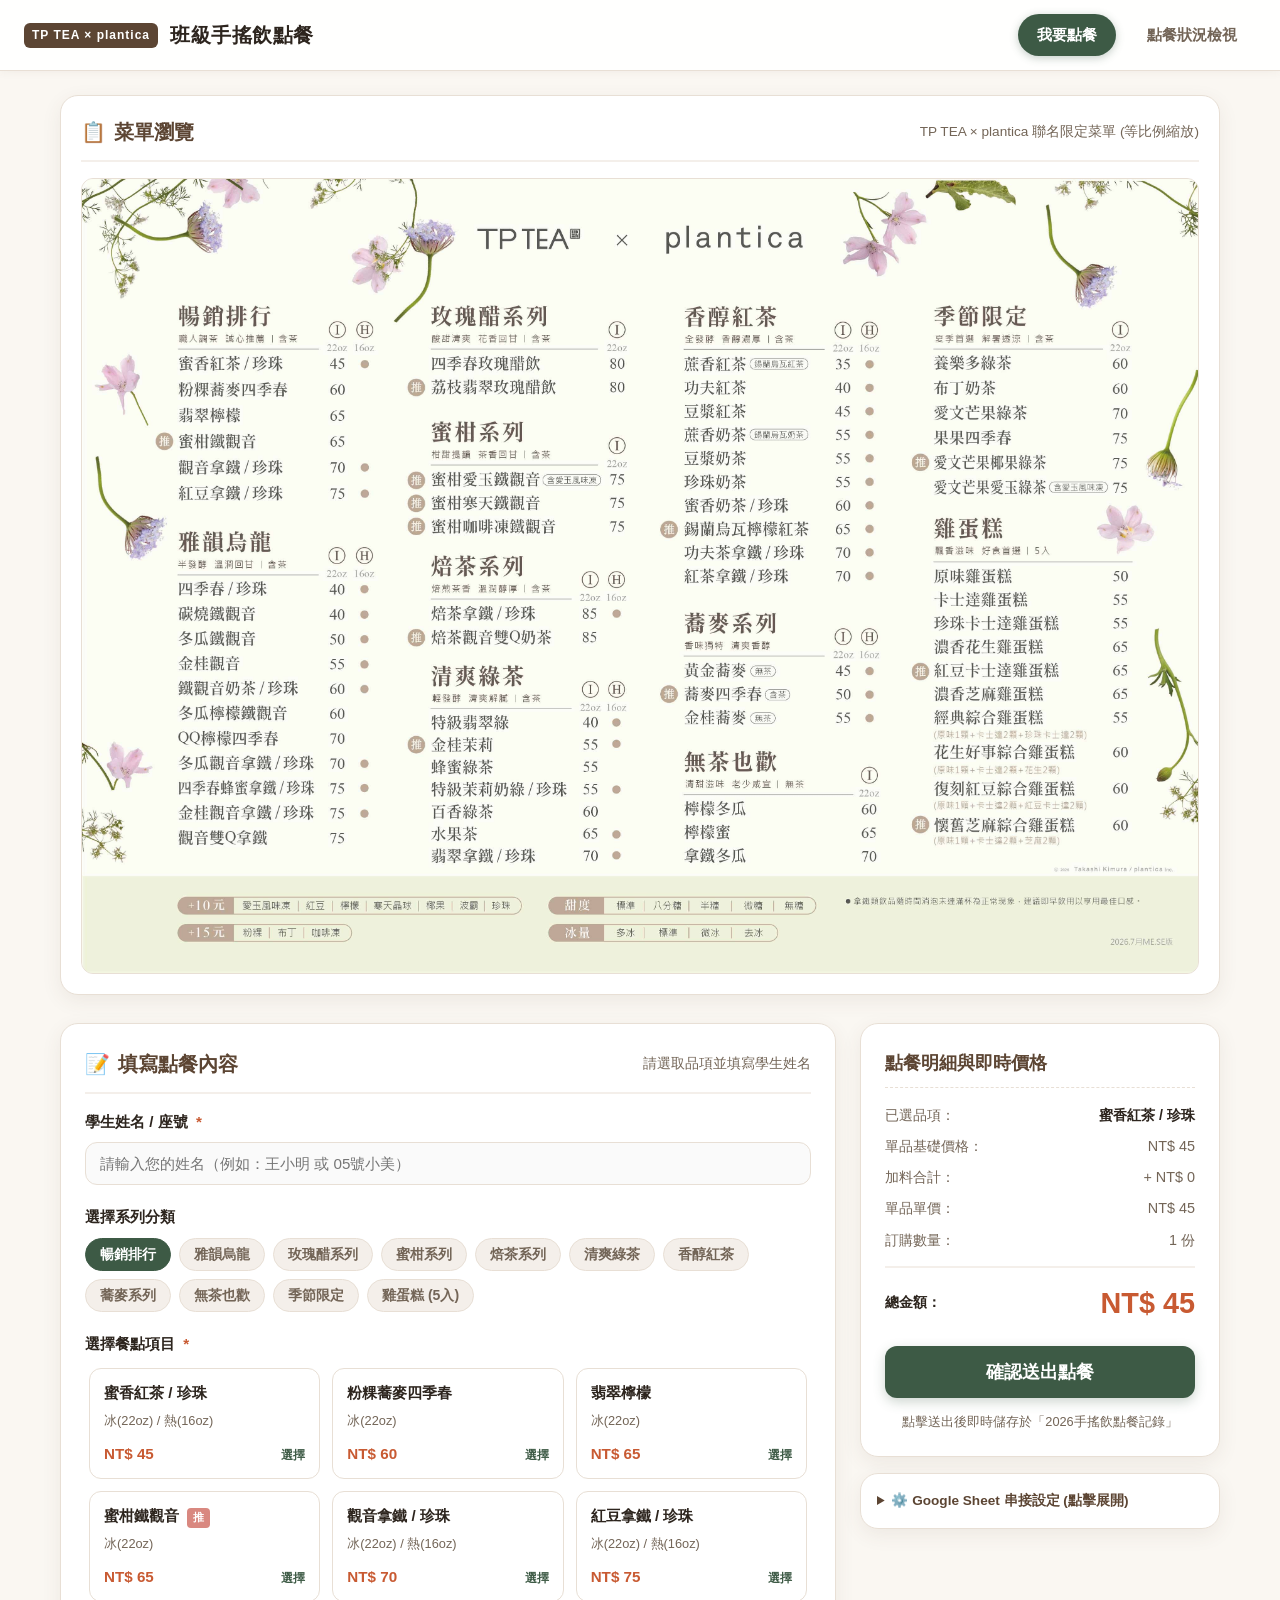
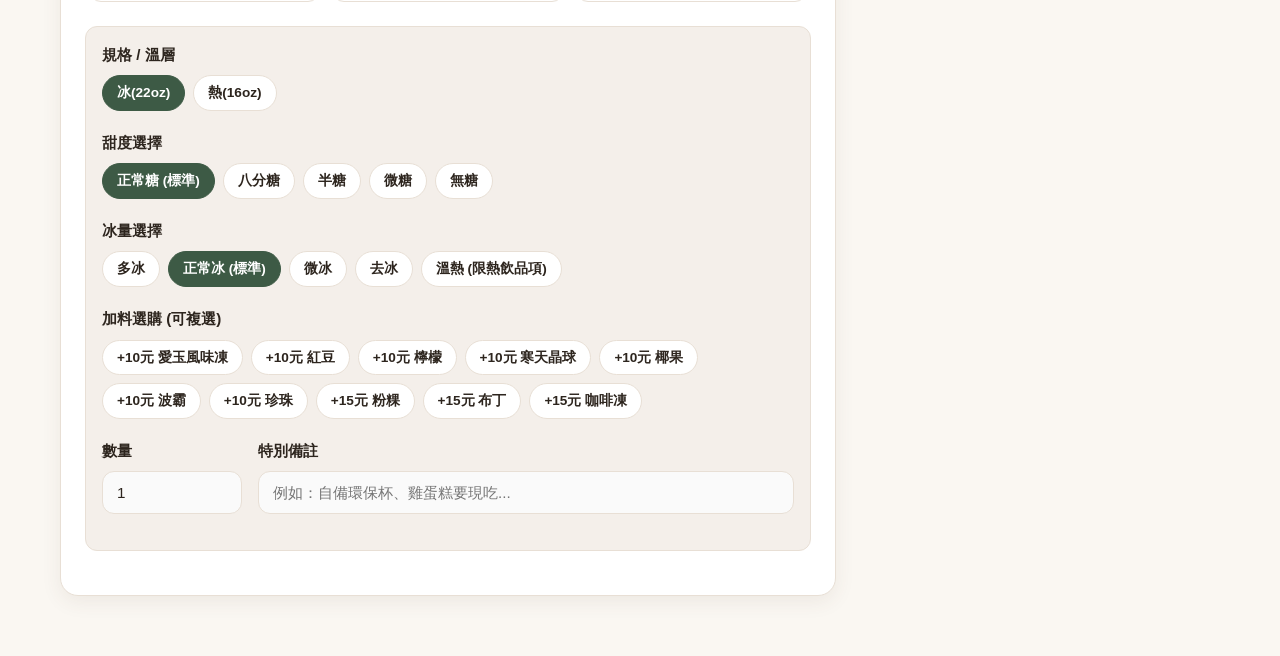
<file: index.html>
<!DOCTYPE html>
<html lang="zh-TW">
<head>
  <meta charset="UTF-8">
  <meta name="viewport" content="width=device-width, initial-scale=1.0">
  <title>TP TEA × plantica 班級飲料點餐系統</title>
  <meta name="description" content="根據 TP TEA × plantica 聯名菜單設計之班級學生飲料點餐系統，支援即時價格計算與 Google Sheet 存檔">
  <link rel="stylesheet" href="css/style.css">
</head>
<body>

  <!-- 頂部導覽列 -->
  <header class="navbar">
    <div class="nav-brand">
      <span class="brand-badge">TP TEA × plantica</span>
      <h1 class="brand-title">班級手搖飲點餐</h1>
    </div>
    <nav class="nav-links">
      <a href="index.html" class="nav-btn active" id="nav-order-btn">我要點餐</a>
      <a href="orders.html" class="nav-btn" id="nav-status-btn">點餐狀況檢視</a>
    </nav>
  </header>

  <!-- 主內容容器：依 prompt 規範由上而下以列為單位 -->
  <main class="container">

    <!-- 第 1 列：菜單 -->
    <section class="row-menu" id="section-menu">
      <div class="section-header">
        <h2 class="section-title">
          <span>📋</span> 菜單瀏覽
        </h2>
        <span class="section-desc">TP TEA × plantica 聯名限定菜單 (等比例縮放)</span>
      </div>
      <div class="menu-image-wrapper">
        <img src="menu.jpg" alt="TP TEA × plantica 菜單" id="menu-image">
      </div>
    </section>

    <!-- 第 2 列：表單 | 價格 -->
    <section class="row-form-pricing" id="section-form-pricing">

      <!-- 左側區塊：表單 -->
      <div class="block-card form-block">
        <div class="section-header">
          <h2 class="section-title">
            <span>📝</span> 填寫點餐內容
          </h2>
          <span class="section-desc">請選取品項並填寫學生姓名</span>
        </div>

        <form id="order-form">
          <!-- 姓名輸入 -->
          <div class="form-group">
            <label class="form-label" for="customer-name">
              學生姓名 / 座號 <span class="required-badge">*</span>
            </label>
            <input 
              type="text" 
              id="customer-name" 
              class="form-input" 
              placeholder="請輸入您的姓名（例如：王小明 或 05號小美）" 
              required
            >
          </div>

          <!-- 分類選擇 Tab -->
          <div class="form-group">
            <label class="form-label">選擇系列分類</label>
            <div class="category-tabs" id="category-tabs-container">
              <!-- JS 動態生成分類按鈕 -->
            </div>
          </div>

          <!-- 餐點項目清單 (根據 menu.jpg 內容友善呈現) -->
          <div class="form-group">
            <label class="form-label">選擇餐點項目 <span class="required-badge">*</span></label>
            <div class="items-grid" id="items-grid-container">
              <!-- JS 動態渲染所有餐點卡片 -->
            </div>
          </div>

          <!-- 規格選項（冷熱/尺寸、甜度、冰量、加料） -->
          <div class="customization-box" id="customization-box">
            
            <!-- 冷熱 / 規格尺寸 -->
            <div class="form-group">
              <label class="form-label">規格 / 溫層</label>
              <div class="radio-pills" id="temp-size-container">
                <!-- JS 動態生成 -->
              </div>
            </div>

            <!-- 甜度調整 (僅飲料適用) -->
            <div class="form-group" id="sweetness-group">
              <label class="form-label">甜度選擇</label>
              <div class="radio-pills" id="sweetness-container">
                <!-- JS 動態生成 -->
              </div>
            </div>

            <!-- 冰量調整 (僅飲料適用) -->
            <div class="form-group" id="ice-group">
              <label class="form-label">冰量選擇</label>
              <div class="radio-pills" id="ice-container">
                <!-- JS 動態生成 -->
              </div>
            </div>

            <!-- 配料加選 -->
            <div class="form-group" id="toppings-group">
              <label class="form-label">加料選購 (可複選)</label>
              <div class="checkbox-pills" id="toppings-container">
                <!-- JS 動態生成加料項目 -->
              </div>
            </div>

            <!-- 數量與備註 -->
            <div style="display: grid; grid-template-columns: 140px 1fr; gap: 16px;">
              <div class="form-group">
                <label class="form-label" for="item-quantity">數量</label>
                <input type="number" id="item-quantity" class="form-input" value="1" min="1" max="50">
              </div>
              <div class="form-group">
                <label class="form-label" for="item-note">特別備註</label>
                <input type="text" id="item-note" class="form-input" placeholder="例如：自備環保杯、雞蛋糕要現吃...">
              </div>
            </div>

          </div>

          <div id="submit-alert" class="alert-box"></div>
        </form>
      </div>

      <!-- 右側區塊：價格 -->
      <aside class="pricing-sidebar">
        <div class="price-summary-card">
          <h3 class="summary-title">點餐明細與即時價格</h3>

          <div class="summary-row">
            <span>已選品項：</span>
            <strong id="summary-item-name" style="color: var(--text-main);">尚未選取</strong>
          </div>
          <div class="summary-row">
            <span>單品基礎價格：</span>
            <span id="summary-base-price">NT$ 0</span>
          </div>
          <div class="summary-row">
            <span>加料合計：</span>
            <span id="summary-toppings-price">+ NT$ 0</span>
          </div>
          <div class="summary-row">
            <span>單品單價：</span>
            <span id="summary-unit-price">NT$ 0</span>
          </div>
          <div class="summary-row">
            <span>訂購數量：</span>
            <span id="summary-quantity">1 杯/份</span>
          </div>

          <div class="summary-row total-row">
            <span>總金額：</span>
            <span class="total-amount" id="summary-total-price">NT$ 0</span>
          </div>

          <div style="margin-top: 20px;">
            <button type="button" class="submit-btn" id="submit-order-btn">
              <span>確認送出點餐</span>
            </button>
          </div>

          <p style="font-size: 0.8rem; color: var(--text-muted); margin-top: 14px; text-align: center;">
            點擊送出後即時儲存於「2026手搖飲點餐記錄」
          </p>
        </div>

        <!-- Google Sheet 設定小抽屜 (方便使用者切換或填入 Apps Script 網址) -->
        <div class="block-card" style="padding: 16px; font-size: 0.85rem;">
          <details>
            <summary style="cursor: pointer; font-weight: bold; color: var(--brand-brown);">
              ⚙️ Google Sheet 串接設定 (點擊展開)
            </summary>
            <div style="margin-top: 10px;">
              <p style="color: var(--text-muted); margin-bottom: 6px;">
                若已在 Google Sheet 部署 Apps Script，可在此貼上 Web App 網址：
              </p>
              <input type="text" id="api-url-input" class="form-input" style="font-size: 0.8rem; padding: 6px 10px;" placeholder="https://script.google.com/macros/s/.../exec">
              <button type="button" id="save-api-url-btn" class="nav-btn" style="margin-top: 8px; width: 100%; border: 1px solid var(--border-color); background: var(--bg-subtle);">
                儲存網址
              </button>
            </div>
          </details>
        </div>
      </aside>

    </section>

  </main>

  <script src="js/menu-data.js"></script>
  <script src="js/storage.js"></script>
  <script src="js/app.js"></script>
</body>
</html>
</file>
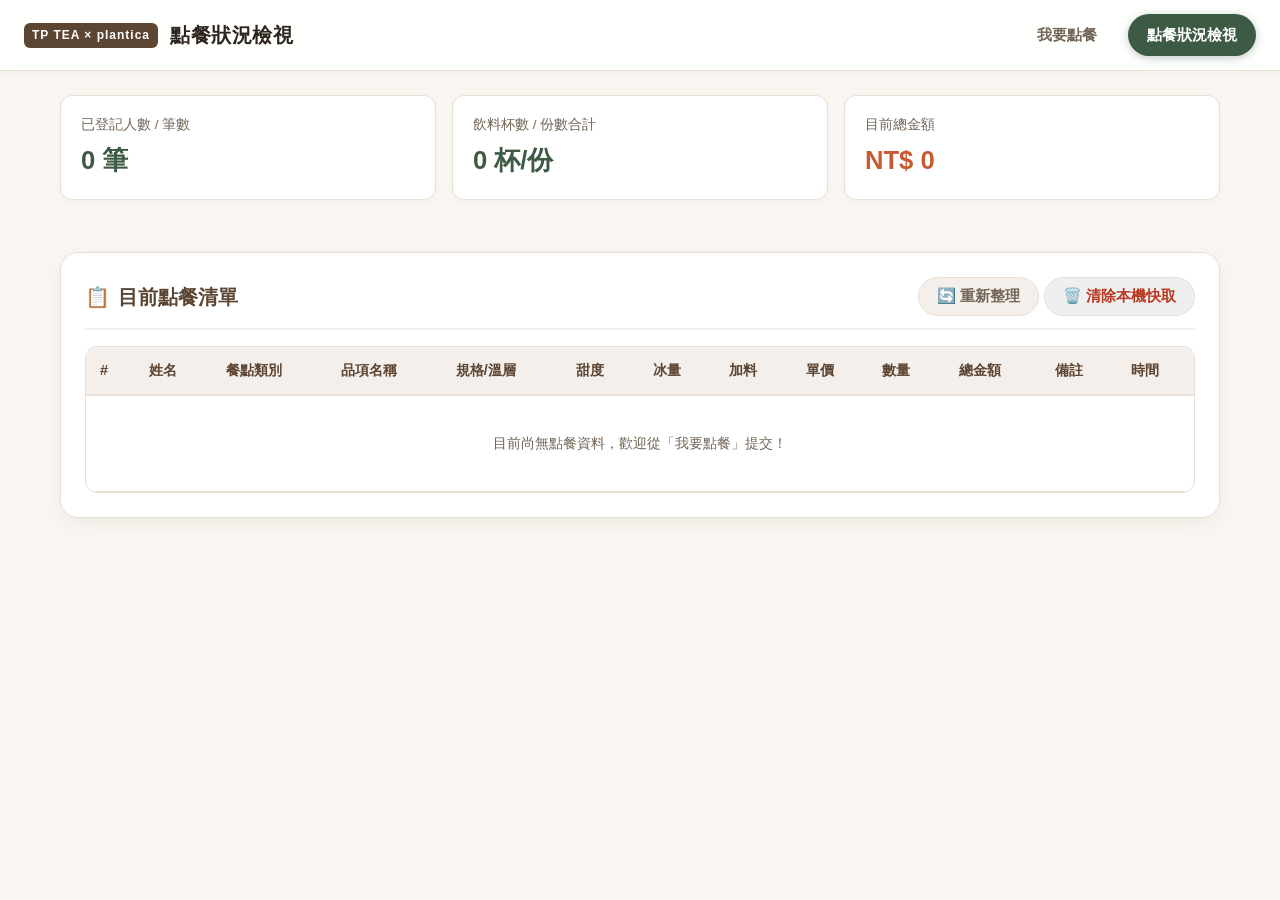
<file: orders.html>
<!DOCTYPE html>
<html lang="zh-TW">
<head>
  <meta charset="UTF-8">
  <meta name="viewport" content="width=device-width, initial-scale=1.0">
  <title>點餐狀況檢視 - TP TEA × plantica 班級飲料點餐系統</title>
  <meta name="description" content="即時查看目前班級學生的飲料點餐狀況、品項統計與總金額">
  <link rel="stylesheet" href="css/style.css">
</head>
<body>

  <!-- 頂部導覽列 -->
  <header class="navbar">
    <div class="nav-brand">
      <span class="brand-badge">TP TEA × plantica</span>
      <h1 class="brand-title">點餐狀況檢視</h1>
    </div>
    <nav class="nav-links">
      <a href="index.html" class="nav-btn" id="nav-order-btn">我要點餐</a>
      <a href="orders.html" class="nav-btn active" id="nav-status-btn">點餐狀況檢視</a>
    </nav>
  </header>

  <main class="container">

    <!-- 統計概覽數據 -->
    <section class="stats-grid">
      <div class="stat-card">
        <div class="stat-label">已登記人數 / 筆數</div>
        <div class="stat-value" id="stat-total-count">0 筆</div>
      </div>
      <div class="stat-card">
        <div class="stat-label">飲料杯數 / 份數合計</div>
        <div class="stat-value" id="stat-total-qty">0 杯</div>
      </div>
      <div class="stat-card">
        <div class="stat-label">目前總金額</div>
        <div class="stat-value" id="stat-total-amount" style="color: var(--brand-accent);">NT$ 0</div>
      </div>
    </section>

    <!-- 訂單明細列表 -->
    <section class="block-card">
      <div class="section-header">
        <h2 class="section-title">
          <span>📋</span> 目前點餐清單
        </h2>
        <div>
          <button id="refresh-orders-btn" class="nav-btn" style="border: 1px solid var(--border-color); background: var(--bg-subtle); cursor: pointer;">
            🔄 重新整理
          </button>
          <button id="clear-local-orders-btn" class="nav-btn" style="border: 1px solid var(--border-color); color: #B83A24; cursor: pointer;">
            🗑️ 清除本機快取
          </button>
        </div>
      </div>

      <div class="orders-table-wrapper">
        <table class="orders-table" id="orders-table">
          <thead>
            <tr>
              <th>#</th>
              <th>姓名</th>
              <th>餐點類別</th>
              <th>品項名稱</th>
              <th>規格/溫層</th>
              <th>甜度</th>
              <th>冰量</th>
              <th>加料</th>
              <th>單價</th>
              <th>數量</th>
              <th>總金額</th>
              <th>備註</th>
              <th>時間</th>
            </tr>
          </thead>
          <tbody id="orders-table-body">
            <tr>
              <td colspan="13" style="text-align: center; color: var(--text-muted); padding: 30px;">
                資料讀取中...
              </td>
            </tr>
          </tbody>
        </table>
      </div>
    </section>

  </main>

  <script src="js/storage.js"></script>
  <script>
    document.addEventListener("DOMContentLoaded", () => {
      loadAndRenderOrders();

      document.getElementById("refresh-orders-btn").onclick = () => {
        loadAndRenderOrders();
      };

      document.getElementById("clear-local-orders-btn").onclick = () => {
        if (confirm("確定要清空本機的所有暫存點餐紀錄嗎？")) {
          localStorage.removeItem("tea_shop_local_orders");
          loadAndRenderOrders();
        }
      };
    });

    async function loadAndRenderOrders() {
      const tbody = document.getElementById("orders-table-body");
      tbody.innerHTML = `<tr><td colspan="13" style="text-align: center; padding: 24px; color: var(--text-muted);">正在載入點餐紀錄...</td></tr>`;

      const orders = await fetchOrders();

      if (!orders || orders.length === 0) {
        tbody.innerHTML = `<tr><td colspan="13" style="text-align: center; padding: 36px; color: var(--text-muted);">目前尚無點餐資料，歡迎從「我要點餐」提交！</td></tr>`;
        updateStats(0, 0, 0);
        return;
      }

      let totalCount = orders.length;
      let totalQty = 0;
      let totalAmount = 0;

      tbody.innerHTML = "";
      orders.forEach((order, index) => {
        const qty = Number(order.quantity) || 1;
        const total = Number(order.totalPrice) || (Number(order.unitPrice) * qty) || 0;
        
        totalQty += qty;
        totalAmount += total;

        const tr = document.createElement("tr");
        tr.innerHTML = `
          <td>${index + 1}</td>
          <td><strong>${order.name || "-"}</strong></td>
          <td><span style="font-size: 0.8rem; background: var(--bg-subtle); padding: 2px 8px; border-radius: 4px;">${order.category || "-"}</span></td>
          <td><strong>${order.item || "-"}</strong></td>
          <td>${order.tempSize || "-"}</td>
          <td>${order.sweetness || "-"}</td>
          <td>${order.ice || "-"}</td>
          <td>${order.toppings || "無"}</td>
          <td>NT$ ${order.unitPrice || 0}</td>
          <td>${qty}</td>
          <td style="color: var(--brand-accent); font-weight: bold;">NT$ ${total}</td>
          <td style="color: var(--text-muted); font-size: 0.85rem;">${order.note || "無"}</td>
          <td style="color: var(--text-light); font-size: 0.8rem;">${order.timestamp || "-"}</td>
        `;
        tbody.appendChild(tr);
      });

      updateStats(totalCount, totalQty, totalAmount);
    }

    function updateStats(count, qty, amount) {
      document.getElementById("stat-total-count").textContent = `${count} 筆`;
      document.getElementById("stat-total-qty").textContent = `${qty} 杯/份`;
      document.getElementById("stat-total-amount").textContent = `NT$ ${amount}`;
    }
  </script>
</body>
</html>
</file>
<file: css/style.css>
/* ==========================================================================
   TP TEA × plantica 風格設計系統 (米杏、典雅炭棕、淡雅花卉粉、植萃墨綠)
   ========================================================================== */

:root {
  --bg-primary: #FAF7F2;
  --bg-card: #FFFFFF;
  --bg-subtle: #F4EFEA;
  --bg-accent: #EFE7DE;
  
  --text-main: #2D251E;
  --text-muted: #736557;
  --text-light: #9B8D7E;
  
  --brand-green: #3D5A45;
  --brand-green-light: #4F7359;
  --brand-brown: #5C4533;
  --brand-pink: #D98880;
  --brand-pink-subtle: #FBEBE8;
  --brand-accent: #C85A32;
  
  --border-color: #E8DFD5;
  --border-focus: #3D5A45;
  
  --shadow-sm: 0 2px 8px rgba(92, 69, 51, 0.05);
  --shadow-md: 0 6px 20px rgba(92, 69, 51, 0.08);
  --shadow-lg: 0 12px 32px rgba(92, 69, 51, 0.12);
  
  --radius-sm: 6px;
  --radius-md: 12px;
  --radius-lg: 18px;
  --radius-full: 9999px;

  --font-family: -apple-system, BlinkMacSystemFont, "Segoe UI", "PingFang TC", "Microsoft JhengHei", sans-serif;
}

* {
  box-sizing: border-box;
  margin: 0;
  padding: 0;
}

body {
  font-family: var(--font-family);
  background-color: var(--bg-primary);
  color: var(--text-main);
  line-height: 1.6;
  min-height: 100vh;
}

/* 頂部導覽列 */
.navbar {
  background: rgba(255, 255, 255, 0.92);
  backdrop-filter: blur(8px);
  border-bottom: 1px solid var(--border-color);
  padding: 14px 24px;
  position: sticky;
  top: 0;
  z-index: 100;
  display: flex;
  justify-content: space-between;
  align-items: center;
  box-shadow: var(--shadow-sm);
}

.nav-brand {
  display: flex;
  align-items: center;
  gap: 12px;
}

.brand-badge {
  background: var(--brand-brown);
  color: #fff;
  font-size: 0.75rem;
  font-weight: 700;
  padding: 3px 8px;
  border-radius: var(--radius-sm);
  letter-spacing: 1px;
}

.brand-title {
  font-size: 1.25rem;
  font-weight: 700;
  color: var(--text-main);
  letter-spacing: 0.5px;
}

.nav-links {
  display: flex;
  gap: 12px;
}

.nav-btn {
  text-decoration: none;
  font-size: 0.95rem;
  font-weight: 600;
  padding: 8px 18px;
  border-radius: var(--radius-full);
  transition: all 0.2s ease;
  color: var(--text-muted);
  border: 1px solid transparent;
}

.nav-btn:hover {
  background: var(--bg-subtle);
  color: var(--text-main);
}

.nav-btn.active {
  background: var(--brand-green);
  color: #fff;
  box-shadow: 0 2px 8px rgba(61, 90, 69, 0.3);
}

/* 主容器排版：依據 prompt 規範由上而下以列為單位 */
.container {
  max-width: 1200px;
  margin: 0 auto;
  padding: 24px 20px 60px;
  display: flex;
  flex-direction: column;
  gap: 28px;
}

/* 列 1：菜單區塊 */
.row-menu {
  background: var(--bg-card);
  border-radius: var(--radius-lg);
  padding: 20px;
  border: 1px solid var(--border-color);
  box-shadow: var(--shadow-md);
}

.section-header {
  display: flex;
  justify-content: space-between;
  align-items: center;
  margin-bottom: 16px;
  padding-bottom: 12px;
  border-bottom: 2px solid var(--bg-subtle);
}

.section-title {
  font-size: 1.25rem;
  font-weight: 700;
  color: var(--brand-brown);
  display: flex;
  align-items: center;
  gap: 8px;
}

.section-desc {
  font-size: 0.85rem;
  color: var(--text-muted);
}

/* 菜單圖片：等比例縮放，不可裁切 */
.menu-image-wrapper {
  width: 100%;
  display: flex;
  justify-content: center;
  align-items: center;
  background-color: #f7f4ee;
  border-radius: var(--radius-md);
  overflow: hidden;
  border: 1px solid var(--border-color);
}

.menu-image-wrapper img {
  max-width: 100%;
  height: auto;
  object-fit: contain; /* 確保等比例縮放不裁切 */
  display: block;
  transition: transform 0.3s ease;
}

/* 列 2：表單 | 價格 (左右兩區塊) */
.row-form-pricing {
  display: grid;
  grid-template-columns: 1fr 360px;
  gap: 24px;
  align-items: start;
}

@media (max-width: 960px) {
  .row-form-pricing {
    grid-template-columns: 1fr;
  }
}

/* 區塊卡片共通樣式 */
.block-card {
  background: var(--bg-card);
  border-radius: var(--radius-lg);
  padding: 24px;
  border: 1px solid var(--border-color);
  box-shadow: var(--shadow-md);
}

/* 表單區塊內部元件 */
.form-group {
  margin-bottom: 20px;
}

.form-label {
  display: block;
  font-size: 0.95rem;
  font-weight: 700;
  color: var(--text-main);
  margin-bottom: 8px;
}

.required-badge {
  color: var(--brand-accent);
  margin-left: 4px;
}

.form-input, .form-select, .form-textarea {
  width: 100%;
  padding: 12px 14px;
  font-size: 0.95rem;
  border: 1px solid var(--border-color);
  border-radius: var(--radius-md);
  background-color: #FAFAFA;
  color: var(--text-main);
  font-family: inherit;
  transition: all 0.2s ease;
}

.form-input:focus, .form-select:focus, .form-textarea:focus {
  outline: none;
  border-color: var(--border-focus);
  background-color: #FFFFFF;
  box-shadow: 0 0 0 3px rgba(61, 90, 69, 0.12);
}

/* 分類標籤頁（Tab）篩選友好體驗 */
.category-tabs {
  display: flex;
  flex-wrap: wrap;
  gap: 8px;
  margin-bottom: 16px;
}

.tab-btn {
  padding: 6px 14px;
  font-size: 0.88rem;
  font-weight: 600;
  border: 1px solid var(--border-color);
  background: var(--bg-subtle);
  color: var(--text-muted);
  border-radius: var(--radius-full);
  cursor: pointer;
  transition: all 0.2s ease;
}

.tab-btn:hover {
  border-color: var(--brand-green);
  color: var(--brand-green);
}

.tab-btn.active {
  background: var(--brand-green);
  color: #fff;
  border-color: var(--brand-green);
}

/* 餐點格狀選單 */
.items-grid {
  display: grid;
  grid-template-columns: repeat(auto-fill, minmax(210px, 1fr));
  gap: 12px;
  max-height: 420px;
  overflow-y: auto;
  padding: 4px;
  margin-bottom: 20px;
}

.item-card {
  border: 1.5px solid var(--border-color);
  border-radius: var(--radius-md);
  padding: 12px 14px;
  cursor: pointer;
  background: #FFF;
  transition: all 0.2s ease;
  position: relative;
  display: flex;
  flex-direction: column;
  justify-content: space-between;
}

.item-card:hover {
  border-color: var(--brand-green-light);
  transform: translateY(-2px);
  box-shadow: var(--shadow-sm);
}

.item-card.selected {
  border-color: var(--brand-green);
  background-color: #F3F7F4;
  box-shadow: 0 0 0 2px rgba(61, 90, 69, 0.25);
}

.item-name {
  font-size: 0.95rem;
  font-weight: 700;
  color: var(--text-main);
  margin-bottom: 6px;
}

.item-tag {
  display: inline-block;
  background: var(--brand-pink);
  color: #FFF;
  font-size: 0.7rem;
  font-weight: bold;
  padding: 1px 6px;
  border-radius: 4px;
  margin-left: 4px;
}

.item-price {
  font-size: 0.95rem;
  font-weight: 700;
  color: var(--brand-accent);
}

/* 規格客製化（冷熱尺寸、甜度、冰量、加料） */
.customization-box {
  background: var(--bg-subtle);
  border-radius: var(--radius-md);
  padding: 16px;
  margin-bottom: 20px;
  border: 1px solid var(--border-color);
}

.radio-pills, .checkbox-pills {
  display: flex;
  flex-wrap: wrap;
  gap: 8px;
}

.pill-option {
  position: relative;
}

.pill-option input {
  position: absolute;
  opacity: 0;
  width: 0;
  height: 0;
}

.pill-option label {
  display: inline-block;
  padding: 6px 14px;
  font-size: 0.85rem;
  font-weight: 600;
  background: #FFFFFF;
  border: 1px solid var(--border-color);
  border-radius: var(--radius-full);
  color: var(--text-main);
  cursor: pointer;
  transition: all 0.15s ease;
}

.pill-option label:hover {
  border-color: var(--brand-green);
}

.pill-option input:checked + label {
  background: var(--brand-green);
  color: #FFFFFF;
  border-color: var(--brand-green);
}

/* 價格區塊（右側黏性 Sticky 側邊欄） */
.pricing-sidebar {
  position: sticky;
  top: 86px;
  display: flex;
  flex-direction: column;
  gap: 16px;
}

.price-summary-card {
  background: #FFFFFF;
  border-radius: var(--radius-lg);
  padding: 24px;
  border: 1.5px solid var(--border-color);
  box-shadow: var(--shadow-md);
}

.summary-title {
  font-size: 1.15rem;
  font-weight: 700;
  color: var(--brand-brown);
  margin-bottom: 16px;
  padding-bottom: 10px;
  border-bottom: 1.5px dashed var(--border-color);
}

.summary-row {
  display: flex;
  justify-content: space-between;
  align-items: center;
  font-size: 0.9rem;
  color: var(--text-muted);
  margin-bottom: 8px;
}

.summary-row.total-row {
  margin-top: 14px;
  padding-top: 12px;
  border-top: 2px solid var(--bg-subtle);
  color: var(--text-main);
  font-weight: 700;
}

.total-amount {
  font-size: 1.8rem;
  font-weight: 800;
  color: var(--brand-accent);
}

.submit-btn {
  width: 100%;
  background: var(--brand-green);
  color: #FFFFFF;
  font-size: 1.1rem;
  font-weight: 700;
  padding: 14px;
  border: none;
  border-radius: var(--radius-md);
  cursor: pointer;
  transition: all 0.2s ease;
  box-shadow: 0 4px 12px rgba(61, 90, 69, 0.25);
  display: flex;
  align-items: center;
  justify-content: center;
  gap: 8px;
}

.submit-btn:hover {
  background: var(--brand-green-light);
  transform: translateY(-1px);
  box-shadow: 0 6px 16px rgba(61, 90, 69, 0.35);
}

.submit-btn:disabled {
  background: #CCC;
  cursor: not-allowed;
  transform: none;
  box-shadow: none;
}

/* 狀態訊息提示 */
.alert-box {
  padding: 12px 16px;
  border-radius: var(--radius-md);
  font-size: 0.9rem;
  display: none;
}

.alert-success {
  background: #EAF5ED;
  color: #246B3B;
  border: 1px solid #C4E5CE;
}

.alert-error {
  background: #FDF0ED;
  color: #B83A24;
  border: 1px solid #F6CEC4;
}

/* 訂單查詢列表頁專屬樣式 */
.orders-table-wrapper {
  overflow-x: auto;
  border-radius: var(--radius-md);
  border: 1px solid var(--border-color);
  background: #FFFFFF;
}

.orders-table {
  width: 100%;
  border-collapse: collapse;
  text-align: left;
  font-size: 0.9rem;
}

.orders-table th {
  background: var(--bg-subtle);
  color: var(--brand-brown);
  padding: 12px 14px;
  font-weight: 700;
  border-bottom: 2px solid var(--border-color);
  white-space: nowrap;
}

.orders-table td {
  padding: 12px 14px;
  border-bottom: 1px solid var(--border-color);
  color: var(--text-main);
  white-space: nowrap;
}

.orders-table tr:hover {
  background-color: #FBF9F6;
}

.stats-grid {
  display: grid;
  grid-template-columns: repeat(auto-fit, minmax(200px, 1fr));
  gap: 16px;
  margin-bottom: 24px;
}

.stat-card {
  background: #FFFFFF;
  border: 1px solid var(--border-color);
  border-radius: var(--radius-md);
  padding: 18px 20px;
  box-shadow: var(--shadow-sm);
}

.stat-label {
  font-size: 0.85rem;
  color: var(--text-muted);
  margin-bottom: 4px;
}

.stat-value {
  font-size: 1.6rem;
  font-weight: 800;
  color: var(--brand-green);
}
</file>
